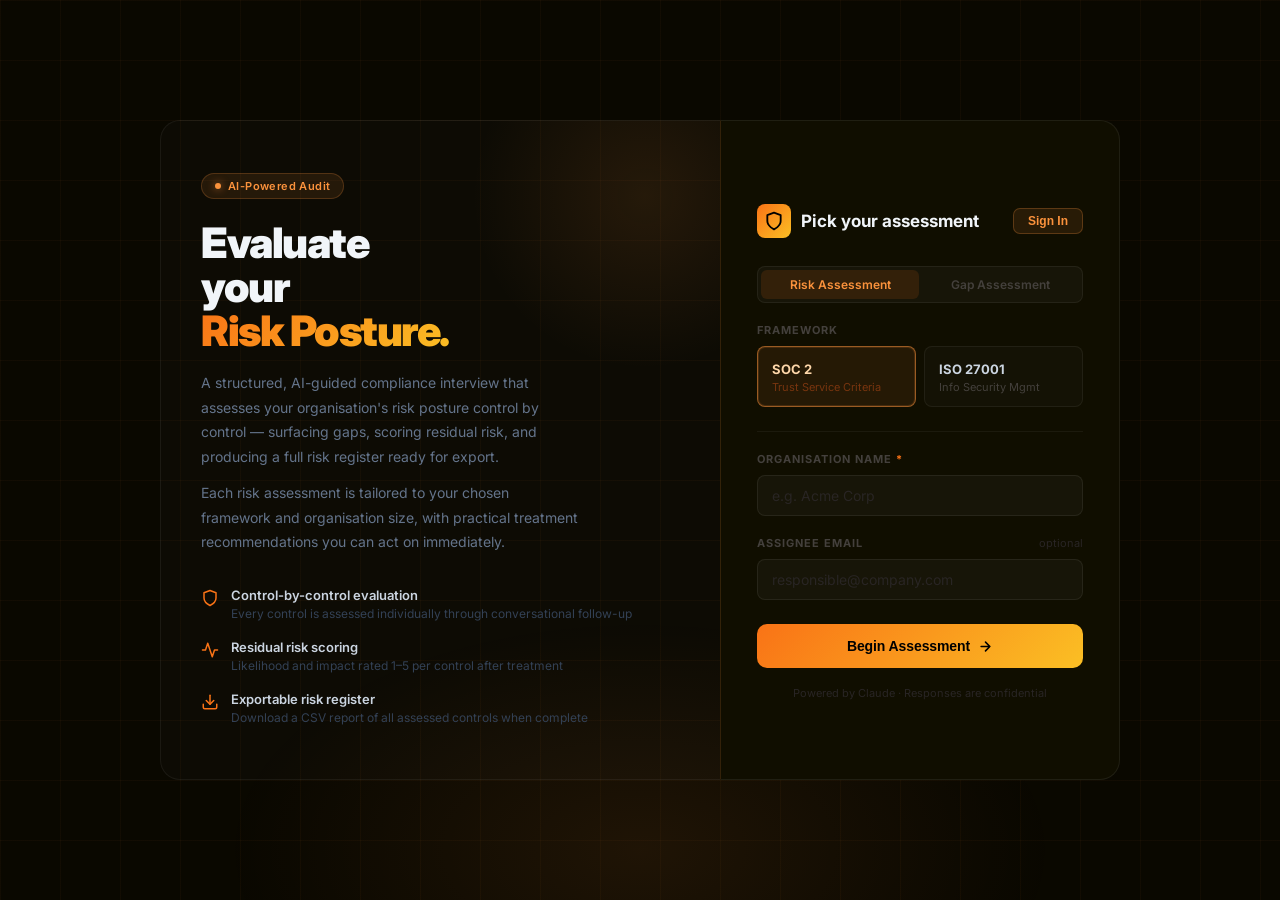
<file: templates/index.html>
<!DOCTYPE html>
<html lang="en">
<head>
  <meta charset="UTF-8" />
  <meta name="viewport" content="width=device-width, initial-scale=1.0" />
  <title>Risk Assessment</title>
  <link rel="preconnect" href="https://fonts.googleapis.com" />
  <link rel="preconnect" href="https://fonts.gstatic.com" crossorigin />
  <link href="https://fonts.googleapis.com/css2?family=Inter:wght@400;500;600;700;800;900&display=swap" rel="stylesheet" />
  <link rel="stylesheet" href="/static/style.css" />
  <script>window.USER_EMAIL = {{ user_email | tojson }};</script>
</head>
<body>

  <!-- ── SETUP SCREEN ── -->
  <div id="setup-screen">
    <div class="setup-page">

      <!-- Left hero panel -->
      <div class="hero-panel">
        <div class="hero-badge">
          <span class="badge-dot"></span>
          AI-Powered Audit
        </div>

        <h1 id="hero-title" class="hero-title">
          Evaluate<br>your<br><span class="hero-accent">Risk Posture.</span>
        </h1>

        <p id="hero-body-1" class="hero-body">
          A structured, AI-guided compliance interview that assesses your organisation's
          risk posture control by control — surfacing gaps, scoring residual risk, and
          producing a full risk register ready for export.
        </p>

        <p id="hero-body-2" class="hero-body hero-body-2">
          Each risk assessment is tailored to your chosen framework and organisation size,
          with practical treatment recommendations you can act on immediately.
        </p>

        <div class="hero-features">
          <div class="feature-item">
            <svg class="feature-icon" viewBox="0 0 24 24" fill="none" stroke="currentColor" stroke-width="2" stroke-linecap="round" stroke-linejoin="round">
              <path d="M12 22s8-4 8-10V5l-8-3-8 3v7c0 6 8 10 8 10z"/>
            </svg>
            <div>
              <span class="feature-title">Control-by-control evaluation</span>
              <span class="feature-desc">Every control is assessed individually through conversational follow-up</span>
            </div>
          </div>
          <div class="feature-item">
            <svg class="feature-icon" viewBox="0 0 24 24" fill="none" stroke="currentColor" stroke-width="2" stroke-linecap="round" stroke-linejoin="round">
              <polyline points="22 12 18 12 15 21 9 3 6 12 2 12"/>
            </svg>
            <div>
              <span class="feature-title">Residual risk scoring</span>
              <span class="feature-desc">Likelihood and impact rated 1–5 per control after treatment</span>
            </div>
          </div>
          <div class="feature-item">
            <svg class="feature-icon" viewBox="0 0 24 24" fill="none" stroke="currentColor" stroke-width="2" stroke-linecap="round" stroke-linejoin="round">
              <path d="M21 15v4a2 2 0 0 1-2 2H5a2 2 0 0 1-2-2v-4"/><polyline points="7 10 12 15 17 10"/><line x1="12" y1="15" x2="12" y2="3"/>
            </svg>
            <div>
              <span class="feature-title">Exportable risk register</span>
              <span class="feature-desc">Download a CSV report of all assessed controls when complete</span>
            </div>
          </div>
        </div>
      </div>

      <!-- Right form panel -->
      <div class="form-panel">
        <div class="form-panel-header">
          <div class="form-logo">
            <svg width="20" height="20" viewBox="0 0 24 24" fill="none" stroke="currentColor" stroke-width="2.2" stroke-linecap="round" stroke-linejoin="round">
              <path d="M12 22s8-4 8-10V5l-8-3-8 3v7c0 6 8 10 8 10z"/>
            </svg>
          </div>
          <span class="form-panel-title">Pick your assessment</span>
          <div id="auth-header-btn" style="margin-left:auto"></div>
        </div>

        <!-- Mode toggle -->
        <div class="mode-toggle" id="mode-toggle">
          <button class="mode-btn active" data-mode="risk">Risk Assessment</button>
          <button class="mode-btn" data-mode="gap">Gap Assessment</button>
        </div>

        <div class="form-group">
          <label class="field-label">Framework</label>
          <div class="framework-grid">
            <div class="framework-card" data-framework="SOC 2">
              <span class="fw-name">SOC 2 <span class="coming-soon-badge" style="display:none">Coming Soon</span></span>
              <span class="fw-desc">Trust Service Criteria</span>
            </div>
            <div class="framework-card" data-framework="ISO 27001">
              <span class="fw-name">ISO 27001</span>
              <span class="fw-desc">Info Security Mgmt</span>
            </div>
          </div>
        </div>

        <div class="field-divider"></div>

        <div class="form-group">
          <label class="field-label" for="org-name">
            Organisation Name <span class="required">*</span>
          </label>
          <input type="text" id="org-name" placeholder="e.g. Acme Corp" />
        </div>

        <div class="form-group">
          <div class="label-row">
            <label class="field-label" for="assignee">Assignee Email</label>
            <span class="optional-tag">optional</span>
          </div>
          <input type="email" id="assignee" placeholder="responsible@company.com" />
        </div>

        <div id="setup-error" class="error-msg" style="display:none"></div>

        <button id="start-btn" class="btn-primary">
          <span class="btn-inner">
            Begin Assessment
            <svg width="15" height="15" viewBox="0 0 24 24" fill="none" stroke="currentColor" stroke-width="2.5" stroke-linecap="round" stroke-linejoin="round">
              <path d="M5 12h14M12 5l7 7-7 7"/>
            </svg>
          </span>
        </button>

        <div class="form-footer">Powered by Claude · Responses are confidential</div>
      </div>

    </div>
  </div>

  <!-- ── CHAT SCREEN ── -->
  <div id="chat-screen" style="display:none">

    <div class="chat-topbar">
      <div class="topbar-left">
        <div class="topbar-logo">
          <svg width="16" height="16" viewBox="0 0 24 24" fill="none" stroke="currentColor" stroke-width="2.2" stroke-linecap="round" stroke-linejoin="round">
            <path d="M12 22s8-4 8-10V5l-8-3-8 3v7c0 6 8 10 8 10z"/>
          </svg>
        </div>
        <div class="topbar-meta">
          <span class="meta-label">Framework</span>
          <span id="sb-framework" class="meta-value">—</span>
          <span class="topbar-sep">·</span>
          <span class="meta-label">Organisation</span>
          <span id="sb-org" class="meta-value">—</span>
        </div>
      </div>
      <div style="display:flex;align-items:center;gap:8px;">
        <a href="/logout" class="btn-download" style="background:rgba(255,255,255,0.04);border-color:rgba(255,255,255,0.08);color:#64748b;">Sign out</a>
      </div>
    </div>

    <div class="chat-wrapper">

      <div class="chat-progress">
        <div class="progress-header">
          <span>Progress</span>
          <span id="progress-text">0 / 0</span>
        </div>
        <div class="progress-track">
          <div id="progress-bar" class="progress-fill" style="width:0%"></div>
        </div>
      </div>

      <main class="chat-main">
        <div id="messages" class="messages-area"></div>

        <div class="input-area">
          <textarea
            id="answer-input"
            placeholder="Type your answer here… (Press Enter to send, Shift+Enter for new line)"
            rows="3"
            disabled
          ></textarea>
          <button id="send-btn" class="btn-send" disabled onclick="submitAnswer()">Send</button>
        </div>

        <div id="complete-bar" style="display:none">
          <button id="complete-btn" class="btn-complete-large" onclick="completeAndSend()">
            Complete Assessment
          </button>
        </div>
      </main>

    </div>

  </div>

  <!-- ── INSTRUCTIONS MODAL ── -->
  <div id="instructions-backdrop" style="display:none" onclick="handleInstructionsBackdrop(event)">
    <div class="instructions-modal">
      <button class="instructions-close" onclick="closeInstructions(true)">×</button>

      <div class="instructions-header">
        <div class="instructions-icon">
          <svg width="18" height="18" viewBox="0 0 24 24" fill="none" stroke="currentColor" stroke-width="2.2" stroke-linecap="round" stroke-linejoin="round">
            <circle cx="12" cy="12" r="10"/><line x1="12" y1="8" x2="12" y2="12"/><line x1="12" y1="16" x2="12.01" y2="16"/>
          </svg>
        </div>
        <h2 class="instructions-title">Instructions</h2>
      </div>

      <p class="instructions-intro">To help you complete the assessment as efficiently as possible:</p>

      <ol class="instructions-list">
        <li><span>If you are asked about production or operational environments that are not applicable, please respond with Out of Scope so the auditor understands that the control does not apply to your organisation.</span></li>
        <li><span>Where questions ask whether a procedure exists, you may state that appropriate policies and procedures are in place where applicable.</span></li>
        <li><span>Wherever possible, reference the technologies you use to support the relevant control. For example: Microsoft Intune, OneDrive for data transfer, Microsoft 365, AWS, or other tools within your technology stack.</span></li>
        <li><span>If you are unsure about a question, feel free to ask the auditor for clarification before responding.</span></li>
      </ol>

      <div class="instructions-meta">
        The assessment should take approximately <strong>45 minutes to an hour</strong> to complete.
      </div>

      <button class="btn-primary instructions-cta" onclick="closeInstructions(true)">
        <span class="btn-inner">
          Got it — Begin Assessment
          <svg width="15" height="15" viewBox="0 0 24 24" fill="none" stroke="currentColor" stroke-width="2.5" stroke-linecap="round" stroke-linejoin="round">
            <path d="M5 12h14M12 5l7 7-7 7"/>
          </svg>
        </span>
      </button>
    </div>
  </div>

  <!-- ── AUTH MODAL ── -->
  <div id="auth-modal-backdrop" style="display:none" onclick="handleBackdropClick(event)">
    <div class="auth-modal">
      <button class="auth-modal-close" onclick="closeAuthModal()">×</button>

      <div class="auth-tabs">
        <button id="tab-login" class="auth-tab active" onclick="switchAuthTab('login')">Sign In</button>
        <button id="tab-register" class="auth-tab" onclick="switchAuthTab('register')">Register</button>
      </div>

      <!-- Sign In panel -->
      <div id="panel-login" class="auth-tab-panel">
        <div class="form-group">
          <label class="field-label" for="login-email">Email</label>
          <input type="email" id="login-email" placeholder="you@company.com" autocomplete="email" />
        </div>
        <div class="form-group">
          <label class="field-label" for="login-password">Password</label>
          <input type="password" id="login-password" placeholder="••••••••" autocomplete="current-password" />
        </div>
        <div id="login-error" class="error-msg" style="display:none"></div>
        <button class="btn-primary btn-auth" onclick="submitLogin()">
          <span class="btn-inner">Sign In <svg width="14" height="14" viewBox="0 0 24 24" fill="none" stroke="currentColor" stroke-width="2.5" stroke-linecap="round" stroke-linejoin="round"><path d="M5 12h14M12 5l7 7-7 7"/></svg></span>
        </button>
      </div>

      <!-- Register panel -->
      <div id="panel-register" class="auth-tab-panel" style="display:none">
        <div class="form-group">
          <label class="field-label" for="reg-email">Email</label>
          <input type="email" id="reg-email" placeholder="you@company.com" autocomplete="email" />
        </div>
        <div class="form-group">
          <label class="field-label" for="reg-password">Password</label>
          <input type="password" id="reg-password" placeholder="••••••••" autocomplete="new-password" />
        </div>
        <div class="form-group">
          <label class="field-label" for="reg-confirm">Confirm Password</label>
          <input type="password" id="reg-confirm" placeholder="••••••••" autocomplete="new-password" />
        </div>
        <div id="reg-error" class="error-msg" style="display:none"></div>
        <button class="btn-primary btn-auth" onclick="submitRegister()">
          <span class="btn-inner">Create Account <svg width="14" height="14" viewBox="0 0 24 24" fill="none" stroke="currentColor" stroke-width="2.5" stroke-linecap="round" stroke-linejoin="round"><path d="M5 12h14M12 5l7 7-7 7"/></svg></span>
        </button>
      </div>

    </div>
  </div>

  <!-- ── DASHBOARD SCREEN ── -->
  <div id="dashboard-screen" style="display:none">

    <div class="chat-topbar">
      <div class="topbar-left">
        <div class="topbar-logo">
          <svg width="16" height="16" viewBox="0 0 24 24" fill="none" stroke="currentColor" stroke-width="2.2" stroke-linecap="round" stroke-linejoin="round">
            <path d="M12 22s8-4 8-10V5l-8-3-8 3v7c0 6 8 10 8 10z"/>
          </svg>
        </div>
        <div class="topbar-meta">
          <span class="meta-label">Framework</span>
          <span id="dash-framework" class="meta-value">—</span>
          <span class="topbar-sep">·</span>
          <span class="meta-label">Organisation</span>
          <span id="dash-org" class="meta-value">—</span>
        </div>
      </div>
      <a href="/logout" class="btn-download" style="background:rgba(255,255,255,0.04);border-color:rgba(255,255,255,0.08);color:#64748b;">Sign out</a>
    </div>

    <div class="dash-wrapper">

      <div class="dash-header">
        <h2 id="dash-title" class="dash-title">Risk Dashboard</h2>
        <p id="dash-subtitle" class="dash-subtitle"></p>
      </div>

      <div id="dash-sent-banner" class="dash-sent-banner">
        ✓ Your assessment is complete. A full report has been sent to your advisor.
      </div>

      <div id="dash-stats" class="dash-stats"></div>

      <div class="dash-table-wrap">
        <table class="dash-table">
          <thead>
            <tr>
              <th>#</th>
              <th>Risk Name</th>
              <th>Category</th>
              <th>Status</th>
              <th>Residual Risk</th>
              <th>Tool</th>
              <th>Treatment</th>
            </tr>
          </thead>
          <tbody id="dash-tbody"></tbody>
        </table>
      </div>

    </div>
  </div>

  <script src="/static/script.js"></script>
</body>
</html>
</file>
<file: static/style.css>
@import url('https://fonts.googleapis.com/css2?family=Inter:wght@400;500;600;700;800;900&display=swap');

*, *::before, *::after { box-sizing: border-box; margin: 0; padding: 0; }

body {
  font-family: 'Inter', -apple-system, BlinkMacSystemFont, "Segoe UI", sans-serif;
  background: #0a0800;
  color: #e2e8f0;
  height: 100vh;
  overflow: hidden;
}

/* ── SETUP SCREEN ── */

#setup-screen {
  display: flex;
  align-items: center;
  justify-content: center;
  min-height: 100vh;
  padding: 24px;
  position: relative;
  overflow: hidden;
}

/* Background grid */
#setup-screen::before {
  content: '';
  position: fixed;
  inset: 0;
  background-image:
    linear-gradient(rgba(251,146,60,0.04) 1px, transparent 1px),
    linear-gradient(90deg, rgba(251,146,60,0.04) 1px, transparent 1px);
  background-size: 60px 60px;
  pointer-events: none;
}

/* Bottom ambient glow */
#setup-screen::after {
  content: '';
  position: fixed;
  bottom: -200px;
  left: 50%;
  transform: translateX(-50%);
  width: 900px;
  height: 500px;
  background: radial-gradient(ellipse, rgba(251,146,60,0.09) 0%, transparent 65%);
  pointer-events: none;
}

/* Split layout */
.setup-page {
  position: relative;
  z-index: 1;
  display: grid;
  grid-template-columns: 1fr 400px;
  width: 100%;
  max-width: 960px;
  min-height: 580px;
}

/* ── HERO PANEL ── */

.hero-panel {
  padding: 52px 48px 52px 40px;
  display: flex;
  flex-direction: column;
  justify-content: center;
  border: 1px solid rgba(255,255,255,0.06);
  border-right: none;
  border-radius: 20px 0 0 20px;
  background: rgba(255,255,255,0.015);
  position: relative;
  overflow: hidden;
}

/* Top-right glow in hero */
.hero-panel::before {
  content: '';
  position: absolute;
  top: -100px; right: -100px;
  width: 350px;
  height: 350px;
  background: radial-gradient(circle, rgba(251,146,60,0.10) 0%, transparent 70%);
  pointer-events: none;
}

.hero-badge {
  display: inline-flex;
  align-items: center;
  gap: 7px;
  padding: 5px 13px;
  background: rgba(251,146,60,0.1);
  border: 1px solid rgba(251,146,60,0.22);
  border-radius: 99px;
  font-size: 11px;
  font-weight: 600;
  color: #fb923c;
  letter-spacing: 0.4px;
  margin-bottom: 22px;
  width: fit-content;
}

.badge-dot {
  width: 6px;
  height: 6px;
  border-radius: 50%;
  background: #fb923c;
  box-shadow: 0 0 8px rgba(251,146,60,0.7);
  animation: badge-pulse 2s infinite;
}

@keyframes badge-pulse {
  0%, 100% { opacity: 1; }
  50% { opacity: 0.4; }
}

.hero-title {
  font-size: 42px;
  font-weight: 900;
  color: #f1f5f9;
  letter-spacing: -1.5px;
  line-height: 1.05;
  margin-bottom: 18px;
}

.hero-accent {
  background: linear-gradient(135deg, #f97316 0%, #fbbf24 100%);
  -webkit-background-clip: text;
  -webkit-text-fill-color: transparent;
  background-clip: text;
}

.hero-body {
  font-size: 14px;
  color: #64748b;
  line-height: 1.75;
  max-width: 380px;
  margin-bottom: 12px;
}

.hero-body-2 {
  margin-bottom: 32px;
}

/* Feature list */
.hero-features {
  display: flex;
  flex-direction: column;
  gap: 16px;
}

.feature-item {
  display: flex;
  align-items: flex-start;
  gap: 12px;
}

.feature-icon {
  width: 18px;
  height: 18px;
  color: #f97316;
  flex-shrink: 0;
  margin-top: 2px;
}

.feature-title {
  display: block;
  font-size: 13px;
  font-weight: 600;
  color: #cbd5e1;
  margin-bottom: 2px;
}

.feature-desc {
  display: block;
  font-size: 12px;
  color: #334155;
  line-height: 1.5;
}

/* ── FORM PANEL ── */

.form-panel {
  background: #100e00;
  border: 1px solid rgba(255,255,255,0.07);
  border-left: 1px solid rgba(251,146,60,0.15);
  border-radius: 0 20px 20px 0;
  padding: 40px 36px 36px;
  display: flex;
  flex-direction: column;
  justify-content: center;
}

.form-panel-header {
  display: flex;
  align-items: center;
  gap: 10px;
  margin-bottom: 28px;
}

.form-logo {
  width: 34px;
  height: 34px;
  background: linear-gradient(135deg, #f97316, #fbbf24);
  border-radius: 8px;
  display: flex;
  align-items: center;
  justify-content: center;
  color: #000;
  flex-shrink: 0;
}

.form-panel-title {
  font-size: 17px;
  font-weight: 700;
  color: #f1f5f9;
}

.form-group { margin-bottom: 20px; }

.field-label {
  display: block;
  font-size: 11px;
  font-weight: 700;
  text-transform: uppercase;
  letter-spacing: 1px;
  color: #44403c;
  margin-bottom: 9px;
}

.required { color: #f97316; }
.optional-tag { font-size: 11px; color: #292524; }

.label-row {
  display: flex;
  justify-content: space-between;
  align-items: center;
  margin-bottom: 9px;
}
.label-row .field-label { margin-bottom: 0; }

/* ── MODE TOGGLE ── */
.mode-toggle {
  display: flex;
  background: rgba(255,255,255,0.03);
  border: 1px solid rgba(255,255,255,0.06);
  border-radius: 8px;
  padding: 3px;
  gap: 2px;
  margin-bottom: 20px;
}

.mode-btn {
  flex: 1;
  padding: 7px 10px;
  background: none;
  border: none;
  border-radius: 6px;
  font-size: 12px;
  font-weight: 600;
  color: #44403c;
  cursor: pointer;
  transition: all 0.15s;
  font-family: inherit;
}

.mode-btn.active {
  background: rgba(249,115,22,0.12);
  color: #fb923c;
}

.mode-btn:not(.active):hover { color: #64748b; }

/* Framework cards */
.framework-grid {
  display: grid;
  grid-template-columns: 1fr 1fr;
  gap: 8px;
}

.framework-card {
  padding: 14px 14px 12px;
  border: 1px solid rgba(255,255,255,0.06);
  border-radius: 8px;
  cursor: pointer;
  background: rgba(255,255,255,0.02);
  transition: all 0.15s;
}

.framework-card:hover {
  border-color: rgba(251,146,60,0.35);
  background: rgba(251,146,60,0.05);
}

.framework-card.selected {
  border-color: rgba(251,146,60,0.55);
  background: rgba(251,146,60,0.09);
  box-shadow: 0 0 0 1px rgba(251,146,60,0.15) inset;
}

.fw-name {
  display: block;
  font-size: 13px;
  font-weight: 700;
  color: #cbd5e1;
  margin-bottom: 3px;
}

.fw-desc {
  display: block;
  font-size: 11px;
  color: #44403c;
}

.framework-card.selected .fw-name { color: #fed7aa; }
.framework-card.selected .fw-desc { color: #78350f; }

.framework-card.card-disabled {
  cursor: not-allowed;
  opacity: 0.45;
}
.framework-card.card-disabled:hover {
  border-color: rgba(255,255,255,0.06);
  background: rgba(255,255,255,0.02);
}

.coming-soon-badge {
  font-size: 9px;
  font-weight: 700;
  text-transform: uppercase;
  letter-spacing: 0.5px;
  color: #44403c;
  background: rgba(255,255,255,0.05);
  border-radius: 4px;
  padding: 1px 5px;
  margin-left: 4px;
  vertical-align: middle;
}

.field-divider {
  height: 1px;
  background: rgba(255,255,255,0.05);
  margin: 4px 0 20px;
}

/* Inputs */
input {
  width: 100%;
  padding: 11px 14px;
  background: rgba(255,255,255,0.03);
  border: 1px solid rgba(255,255,255,0.07);
  border-radius: 8px;
  font-size: 14px;
  color: #e2e8f0;
  font-family: inherit;
  outline: none;
  transition: all 0.15s;
}

input::placeholder { color: #292524; }

input:focus {
  border-color: rgba(251,146,60,0.45);
  background: rgba(251,146,60,0.04);
  box-shadow: 0 0 0 3px rgba(251,146,60,0.08);
}

/* Error */
.error-msg {
  background: rgba(220,38,38,0.08);
  color: #f87171;
  border: 1px solid rgba(220,38,38,0.2);
  border-radius: 8px;
  padding: 10px 14px;
  font-size: 13px;
  margin-bottom: 14px;
}

/* CTA button */
.btn-primary {
  width: 100%;
  margin-top: 4px;
  padding: 14px;
  background: linear-gradient(135deg, #f97316 0%, #fbbf24 100%);
  color: #000;
  font-size: 14px;
  font-weight: 800;
  border: none;
  border-radius: 10px;
  cursor: pointer;
  letter-spacing: -0.1px;
  transition: all 0.2s;
}

.btn-primary:hover {
  transform: translateY(-1px);
  box-shadow: 0 8px 32px rgba(249,115,22,0.4);
}

.btn-primary:disabled {
  opacity: 0.5;
  cursor: not-allowed;
  transform: none;
  box-shadow: none;
}

.btn-inner {
  display: flex;
  align-items: center;
  justify-content: center;
  gap: 8px;
}

.form-footer {
  text-align: center;
  font-size: 11px;
  color: #292524;
  margin-top: 18px;
}

/* ── CHAT SCREEN ── */

#chat-screen {
  display: flex;
  flex-direction: column;
  height: 100vh;
  background: #0a0800;
  position: relative;
}

#chat-screen::before {
  content: '';
  position: fixed;
  inset: 0;
  background-image:
    linear-gradient(rgba(251,146,60,0.03) 1px, transparent 1px),
    linear-gradient(90deg, rgba(251,146,60,0.03) 1px, transparent 1px);
  background-size: 60px 60px;
  pointer-events: none;
}

.chat-topbar {
  display: flex;
  align-items: center;
  justify-content: space-between;
  padding: 12px 32px;
  border-bottom: 1px solid rgba(255,255,255,0.06);
  flex-shrink: 0;
  position: relative;
  z-index: 1;
}

.topbar-left {
  display: flex;
  align-items: center;
  gap: 12px;
}

.topbar-logo {
  width: 28px;
  height: 28px;
  background: linear-gradient(135deg, #f97316, #fbbf24);
  border-radius: 7px;
  display: flex;
  align-items: center;
  justify-content: center;
  color: #000;
  flex-shrink: 0;
}

.topbar-meta {
  display: flex;
  align-items: center;
  gap: 8px;
}

.topbar-sep { color: #292524; }

.meta-label {
  font-size: 11px;
  text-transform: uppercase;
  letter-spacing: 0.8px;
  color: #44403c;
  font-weight: 600;
}

.meta-value {
  font-size: 13px;
  color: #cbd5e1;
  font-weight: 500;
}

.btn-download {
  padding: 8px 16px;
  background: rgba(251,146,60,0.12);
  color: #fb923c;
  font-size: 13px;
  font-weight: 600;
  border: 1px solid rgba(251,146,60,0.25);
  border-radius: 8px;
  cursor: pointer;
  transition: all 0.15s;
}

.btn-download:hover {
  background: rgba(251,146,60,0.2);
  border-color: rgba(251,146,60,0.4);
}

.chat-wrapper {
  flex: 1;
  display: flex;
  flex-direction: column;
  align-items: center;
  padding: 24px 24px 0;
  overflow: hidden;
  min-height: 0;
  position: relative;
  z-index: 1;
}

/* Progress bar */
.chat-progress {
  width: 100%;
  max-width: 800px;
  margin-bottom: 12px;
}

.progress-header {
  display: flex;
  justify-content: space-between;
  font-size: 11px;
  color: #44403c;
  margin-bottom: 6px;
  font-weight: 600;
  text-transform: uppercase;
  letter-spacing: 0.5px;
}

.progress-track {
  background: rgba(255,255,255,0.06);
  border-radius: 99px;
  height: 4px;
  overflow: hidden;
}

.progress-fill {
  height: 100%;
  background: linear-gradient(90deg, #f97316, #fbbf24);
  border-radius: 99px;
  transition: width 0.4s ease;
}

/* Chat main */
.chat-main {
  width: 100%;
  max-width: 800px;
  flex: 1;
  display: flex;
  flex-direction: column;
  background: #100e00;
  border: 1px solid rgba(255,255,255,0.06);
  border-bottom: none;
  border-radius: 16px 16px 0 0;
  overflow: hidden;
  min-height: 0;
}

.messages-area {
  flex: 1;
  overflow-y: auto;
  padding: 32px 40px;
  display: flex;
  flex-direction: column;
  gap: 20px;
}

.messages-area::-webkit-scrollbar { width: 4px; }
.messages-area::-webkit-scrollbar-track { background: transparent; }
.messages-area::-webkit-scrollbar-thumb { background: rgba(255,255,255,0.08); border-radius: 99px; }

/* Messages */
.message { display: flex; gap: 12px; max-width: 780px; }

.bot-message { align-self: flex-start; }
.user-message { align-self: flex-end; flex-direction: row-reverse; }

.avatar {
  width: 32px;
  height: 32px;
  border-radius: 50%;
  background: rgba(249,115,22,0.12);
  border: 1px solid rgba(249,115,22,0.2);
  display: flex;
  align-items: center;
  justify-content: center;
  flex-shrink: 0;
  margin-top: 4px;
}

.bot-dot {
  width: 10px;
  height: 10px;
  border-radius: 50%;
  background: #f97316;
  box-shadow: 0 0 6px rgba(249,115,22,0.6);
  animation: bot-blink 2s infinite;
}

@keyframes bot-blink {
  0%, 100% { opacity: 1; }
  50% { opacity: 0.3; }
}

.bubble {
  padding: 14px 18px;
  border-radius: 14px;
  font-size: 14px;
  line-height: 1.65;
  max-width: 640px;
}

.bot-message .bubble {
  background: rgba(255,255,255,0.04);
  border: 1px solid rgba(255,255,255,0.07);
  border-top-left-radius: 4px;
  color: #cbd5e1;
}

.user-message .bubble {
  background: linear-gradient(135deg, #f97316, #ea8b00);
  color: #000;
  border-top-right-radius: 4px;
  font-weight: 500;
}

/* Question bubble extras */
.question-number {
  font-size: 11px;
  font-weight: 700;
  text-transform: uppercase;
  letter-spacing: 0.8px;
  color: #f97316;
  margin-bottom: 4px;
}

.question-id {
  font-size: 11px;
  color: #44403c;
  margin-bottom: 8px;
}

.question-text {
  font-size: 15px;
  font-weight: 500;
  color: #e2e8f0;
  line-height: 1.6;
}

/* Control divider */
.control-divider {
  display: flex;
  align-items: center;
  gap: 12px;
  margin: 8px 0;
  color: #44403c;
  font-size: 11px;
  font-weight: 700;
  text-transform: uppercase;
  letter-spacing: 0.8px;
}

.control-divider::before,
.control-divider::after {
  content: "";
  flex: 1;
  height: 1px;
  background: rgba(255,255,255,0.05);
}

/* Assessment bubble */
.assess-bubble { padding: 0 !important; overflow: hidden; min-width: 340px; }

.assess-intro {
  padding: 14px 18px 10px;
  font-size: 14px;
  color: #94a3b8;
  line-height: 1.6;
}

.assess-card {
  border-top: 1px solid rgba(255,255,255,0.06);
  border-bottom: 1px solid rgba(255,255,255,0.06);
  background: rgba(0,0,0,0.2);
}

.assess-header {
  display: flex;
  align-items: center;
  justify-content: space-between;
  gap: 10px;
  padding: 12px 18px;
  border-bottom: 1px solid rgba(255,255,255,0.06);
}

.assess-title {
  font-size: 13px;
  font-weight: 700;
  color: #e2e8f0;
  line-height: 1.4;
}

.assess-body { padding: 4px 0; }

.assess-row {
  display: flex;
  gap: 12px;
  padding: 7px 18px;
  border-bottom: 1px solid rgba(255,255,255,0.04);
  font-size: 13px;
  line-height: 1.5;
}

.assess-row:last-child { border-bottom: none; }

.assess-label {
  width: 100px;
  flex-shrink: 0;
  font-weight: 600;
  color: #44403c;
  font-size: 12px;
}

.assess-value { color: #94a3b8; }

.assess-footer {
  padding: 10px 18px;
  font-size: 12px;
  color: #44403c;
  font-style: italic;
}

/* Badges */
.badge {
  display: inline-block;
  padding: 2px 10px;
  border-radius: 99px;
  font-size: 11px;
  font-weight: 700;
  text-transform: uppercase;
  letter-spacing: 0.5px;
}

.badge-open     { background: rgba(220,38,38,0.15);  color: #f87171; }
.badge-assessed { background: rgba(251,146,60,0.15); color: #fb923c; }
.badge-treated  { background: rgba(34,197,94,0.12);  color: #4ade80; }
.badge-closed   { background: rgba(99,102,241,0.12); color: #a5b4fc; }

/* Gap assessment status badges */
.badge-compliant    { background: rgba(34,197,94,0.12);   color: #4ade80; }
.badge-noncompliant { background: rgba(220,38,38,0.15);   color: #f87171; }
.badge-partial      { background: rgba(251,146,60,0.15);  color: #fb923c; }
.badge-review       { background: rgba(59,130,246,0.12);  color: #93c5fd; }
.badge-na           { background: rgba(99,102,241,0.12);  color: #a5b4fc; }

/* Gap assessment nature badges */
.badge-nature-major { background: rgba(220,38,38,0.10);   color: #fca5a5; }
.badge-nature-minor { background: rgba(234,179,8,0.12);   color: #fde047; }
.badge-nature-obs   { background: rgba(59,130,246,0.10);  color: #93c5fd; }
.badge-nature-ofi   { background: rgba(34,197,94,0.10);   color: #86efac; }

/* ── SECTION BANNER ── */
.section-banner {
  display: flex;
  align-items: center;
  gap: 14px;
  margin: 20px 0 4px;
}

.section-banner::before,
.section-banner::after {
  content: "";
  flex: 1;
  height: 1px;
  background: rgba(249,115,22,0.22);
}

.section-banner-text {
  font-size: 10px;
  font-weight: 800;
  letter-spacing: 2.5px;
  color: #f97316;
  white-space: nowrap;
}

.ack-name {
  font-style: italic;
  color: #44403c;
  font-size: 13px;
  margin-top: 6px;
  line-height: 1.5;
}

/* Typing dots */
.thinking .bubble {
  display: flex;
  gap: 5px;
  align-items: center;
  padding: 18px;
}

.dot {
  width: 7px;
  height: 7px;
  background: #44403c;
  border-radius: 50%;
  animation: bounce 1.2s infinite;
}

.dot:nth-child(2) { animation-delay: 0.2s; }
.dot:nth-child(3) { animation-delay: 0.4s; }

@keyframes bounce {
  0%, 60%, 100% { transform: translateY(0); }
  30% { transform: translateY(-6px); }
}

/* Input area */
.input-area {
  padding: 16px 40px 24px;
  background: #100e00;
  border-top: 1px solid rgba(255,255,255,0.06);
  display: flex;
  gap: 12px;
  align-items: flex-end;
}

#answer-input {
  flex: 1;
  padding: 12px 16px;
  background: rgba(255,255,255,0.03);
  border: 1px solid rgba(255,255,255,0.07);
  border-radius: 10px;
  font-size: 14px;
  font-family: inherit;
  resize: none;
  outline: none;
  line-height: 1.5;
  transition: all 0.15s;
  color: #e2e8f0;
}

#answer-input::placeholder { color: #292524; }

#answer-input:focus {
  border-color: rgba(251,146,60,0.4);
  background: rgba(251,146,60,0.04);
  box-shadow: 0 0 0 3px rgba(251,146,60,0.07);
}

#answer-input:disabled { opacity: 0.4; cursor: not-allowed; }

.btn-send {
  padding: 12px 24px;
  background: linear-gradient(135deg, #f97316, #fbbf24);
  color: #000;
  font-size: 14px;
  font-weight: 800;
  border: none;
  border-radius: 10px;
  cursor: pointer;
  transition: all 0.2s;
  white-space: nowrap;
}

.btn-send:hover:not(:disabled) {
  transform: translateY(-1px);
  box-shadow: 0 6px 20px rgba(249,115,22,0.35);
}

.btn-send:disabled { opacity: 0.4; cursor: not-allowed; transform: none; }

/* Completion card */
.completion-card { font-size: 14px; line-height: 1.7; color: #94a3b8; }
.completion-card h3 { font-size: 17px; margin-bottom: 10px; color: #f1f5f9; }
.completion-card strong { color: #e2e8f0; }
.stat-grid {
  display: grid;
  grid-template-columns: 1fr 1fr;
  gap: 8px;
  margin-top: 14px;
}
.stat-box {
  background: rgba(0,0,0,0.2);
  border: 1px solid rgba(255,255,255,0.06);
  border-radius: 10px;
  padding: 12px 14px;
}
.stat-box .stat-num { font-size: 22px; font-weight: 800; color: #f97316; }
.stat-box .stat-label { font-size: 12px; color: #44403c; margin-top: 2px; }

/* ── COMPLETE BAR ── */
#complete-bar {
  padding: 20px 40px 28px;
  background: #100e00;
  border-top: 1px solid rgba(255,255,255,0.06);
  display: flex;
  justify-content: flex-end;
}

.btn-complete-large {
  padding: 18px 48px;
  background: linear-gradient(135deg, #f97316 0%, #fbbf24 100%);
  color: #000;
  font-size: 16px;
  font-weight: 800;
  border: none;
  border-radius: 12px;
  cursor: pointer;
  letter-spacing: -0.1px;
  box-shadow: 0 4px 24px rgba(249,115,22,0.5);
  animation: complete-pulse 2s ease-in-out infinite;
  transition: transform 0.2s, box-shadow 0.2s;
}

.btn-complete-large:hover {
  background: linear-gradient(135deg, #ea6c0a 0%, #f5b217 100%);
  transform: translateY(-2px);
  box-shadow: 0 10px 36px rgba(249,115,22,0.65);
  animation: none;
}

.btn-complete-large:disabled {
  opacity: 0.6;
  cursor: not-allowed;
  transform: none;
  animation: none;
}

@keyframes complete-pulse {
  0%, 100% { box-shadow: 0 4px 24px rgba(249,115,22,0.5); }
  50%       { box-shadow: 0 4px 36px rgba(249,115,22,0.8); }
}

/* ── INSTRUCTIONS MODAL ── */
#instructions-backdrop {
  position: fixed;
  inset: 0;
  background: rgba(0,0,0,0.65);
  backdrop-filter: blur(6px);
  -webkit-backdrop-filter: blur(6px);
  z-index: 200;
  display: flex;
  align-items: center;
  justify-content: center;
  padding: 24px;
}

.instructions-modal {
  position: relative;
  width: 100%;
  max-width: 520px;
  background: rgba(16,14,0,0.78);
  backdrop-filter: blur(24px);
  -webkit-backdrop-filter: blur(24px);
  border: 1px solid rgba(255,255,255,0.10);
  border-radius: 18px;
  padding: 36px 36px 32px;
  box-shadow: 0 32px 80px rgba(0,0,0,0.6), inset 0 1px 0 rgba(255,255,255,0.06);
}

.instructions-close {
  position: absolute;
  top: 14px;
  right: 16px;
  background: none;
  border: none;
  color: #44403c;
  font-size: 22px;
  cursor: pointer;
  line-height: 1;
  padding: 2px 6px;
  border-radius: 4px;
  transition: color 0.15s;
}
.instructions-close:hover { color: #94a3b8; }

.instructions-header {
  display: flex;
  align-items: center;
  gap: 10px;
  margin-bottom: 20px;
}

.instructions-icon {
  width: 34px;
  height: 34px;
  background: rgba(249,115,22,0.12);
  border: 1px solid rgba(249,115,22,0.22);
  border-radius: 9px;
  display: flex;
  align-items: center;
  justify-content: center;
  color: #f97316;
  flex-shrink: 0;
}

.instructions-title {
  font-size: 20px;
  font-weight: 800;
  color: #f1f5f9;
  letter-spacing: -0.4px;
}

.instructions-intro {
  font-size: 13px;
  color: #64748b;
  margin-bottom: 16px;
  line-height: 1.6;
}

.instructions-list {
  list-style: none;
  counter-reset: inst;
  display: flex;
  flex-direction: column;
  gap: 12px;
  margin-bottom: 20px;
  padding: 0;
}

.instructions-list li {
  counter-increment: inst;
  display: flex;
  gap: 12px;
  font-size: 13px;
  color: #94a3b8;
  line-height: 1.65;
}

.instructions-list li::before {
  content: counter(inst);
  flex-shrink: 0;
  width: 22px;
  height: 22px;
  background: rgba(249,115,22,0.12);
  border: 1px solid rgba(249,115,22,0.22);
  border-radius: 50%;
  font-size: 11px;
  font-weight: 800;
  color: #f97316;
  display: flex;
  align-items: center;
  justify-content: center;
  margin-top: 2px;
}

.instructions-list strong { display: inline; color: #e2e8f0; font-weight: 700; }

.instructions-meta {
  background: rgba(255,255,255,0.03);
  border: 1px solid rgba(255,255,255,0.07);
  border-radius: 10px;
  padding: 12px 16px;
  font-size: 13px;
  color: #64748b;
  line-height: 1.6;
  margin-bottom: 24px;
}

.instructions-meta strong { color: #cbd5e1; }

.instructions-cta { margin-top: 0; }

/* ── DASHBOARD SCREEN ── */

#dashboard-screen {
  display: flex;
  flex-direction: column;
  height: 100vh;
  background: #0a0800;
  position: relative;
}

#dashboard-screen::before {
  content: '';
  position: fixed;
  inset: 0;
  background-image:
    linear-gradient(rgba(251,146,60,0.03) 1px, transparent 1px),
    linear-gradient(90deg, rgba(251,146,60,0.03) 1px, transparent 1px);
  background-size: 60px 60px;
  pointer-events: none;
}

.dash-wrapper {
  flex: 1;
  overflow-y: auto;
  padding: 32px 32px 48px;
  display: flex;
  flex-direction: column;
  align-items: center;
  gap: 24px;
  position: relative;
  z-index: 1;
}

.dash-wrapper::-webkit-scrollbar { width: 4px; }
.dash-wrapper::-webkit-scrollbar-track { background: transparent; }
.dash-wrapper::-webkit-scrollbar-thumb { background: rgba(255,255,255,0.08); border-radius: 99px; }

.dash-header {
  width: 100%;
  max-width: 900px;
}

.dash-title {
  font-size: 26px;
  font-weight: 900;
  color: #f1f5f9;
  letter-spacing: -0.8px;
  margin-bottom: 4px;
}

.dash-subtitle {
  font-size: 13px;
  color: #44403c;
}

.dash-sent-banner {
  width: 100%;
  max-width: 900px;
  padding: 12px 18px;
  background: rgba(34,197,94,0.08);
  border: 1px solid rgba(34,197,94,0.2);
  border-radius: 10px;
  font-size: 13px;
  font-weight: 600;
  color: #4ade80;
}

.dash-stats {
  width: 100%;
  max-width: 900px;
  display: grid;
  grid-template-columns: repeat(6, 1fr);
  gap: 10px;
}

.dash-table-wrap {
  width: 100%;
  max-width: 900px;
  border: 1px solid rgba(255,255,255,0.06);
  border-radius: 12px;
  overflow: hidden;
}

.dash-table {
  width: 100%;
  border-collapse: collapse;
  font-size: 13px;
}

.dash-table thead {
  background: rgba(0,0,0,0.3);
  border-bottom: 1px solid rgba(255,255,255,0.07);
}

.dash-table th {
  padding: 10px 14px;
  text-align: left;
  font-size: 10px;
  font-weight: 700;
  text-transform: uppercase;
  letter-spacing: 0.8px;
  color: #44403c;
  white-space: nowrap;
}

.dash-table tbody tr {
  border-bottom: 1px solid rgba(255,255,255,0.04);
  transition: background 0.1s;
}

.dash-table tbody tr:last-child { border-bottom: none; }

.dash-table tbody tr:hover { background: rgba(255,255,255,0.02); }

.dash-table td {
  padding: 11px 14px;
  vertical-align: top;
  color: #94a3b8;
  line-height: 1.5;
}

.dash-num  { color: #44403c; font-size: 12px; width: 32px; }
.dash-name { color: #e2e8f0; font-weight: 600; max-width: 180px; }
.dash-category {
  font-size: 11px;
  font-weight: 600;
  color: #64748b;
  text-transform: uppercase;
  letter-spacing: 0.4px;
}
.dash-risk { white-space: nowrap; font-size: 12px; }
.dash-tool { color: #fb923c; font-size: 12px; max-width: 130px; }
.dash-treatment { max-width: 240px; font-size: 12px; color: #64748b; }

/* ── AUTH HEADER BUTTON ── */
.auth-signin-btn {
  padding: 5px 14px;
  background: rgba(251,146,60,0.1);
  color: #fb923c;
  font-size: 12px;
  font-weight: 700;
  border: 1px solid rgba(251,146,60,0.25);
  border-radius: 7px;
  cursor: pointer;
  transition: all 0.15s;
  white-space: nowrap;
}
.auth-signin-btn:hover {
  background: rgba(251,146,60,0.18);
  border-color: rgba(251,146,60,0.45);
}
.auth-user-email {
  font-size: 11px;
  color: #44403c;
  margin-right: 8px;
}
.auth-signout-link {
  font-size: 12px;
  color: #44403c;
  text-decoration: none;
  transition: color 0.15s;
}
.auth-signout-link:hover { color: #94a3b8; }

/* ── AUTH MODAL ── */
#auth-modal-backdrop {
  position: fixed;
  inset: 0;
  background: rgba(0,0,0,0.7);
  backdrop-filter: blur(4px);
  z-index: 100;
  display: flex;
  align-items: center;
  justify-content: center;
  padding: 24px;
}

.auth-modal {
  background: #100e00;
  border: 1px solid rgba(251,146,60,0.2);
  border-radius: 16px;
  padding: 32px 32px 28px;
  width: 100%;
  max-width: 400px;
  position: relative;
  box-shadow: 0 24px 80px rgba(0,0,0,0.6);
}

.auth-modal-close {
  position: absolute;
  top: 14px;
  right: 16px;
  background: none;
  border: none;
  color: #44403c;
  font-size: 22px;
  cursor: pointer;
  line-height: 1;
  padding: 2px 6px;
  border-radius: 4px;
  transition: color 0.15s;
}
.auth-modal-close:hover { color: #94a3b8; }

.auth-tabs {
  display: flex;
  gap: 4px;
  margin-bottom: 24px;
  background: rgba(255,255,255,0.03);
  border: 1px solid rgba(255,255,255,0.06);
  border-radius: 8px;
  padding: 3px;
}

.auth-tab {
  flex: 1;
  padding: 7px;
  background: none;
  border: none;
  border-radius: 6px;
  font-size: 13px;
  font-weight: 600;
  color: #44403c;
  cursor: pointer;
  transition: all 0.15s;
}
.auth-tab.active {
  background: rgba(251,146,60,0.12);
  color: #fb923c;
}

.auth-tab-panel .form-group { margin-bottom: 16px; }

.btn-auth {
  margin-top: 8px;
}
</file>
